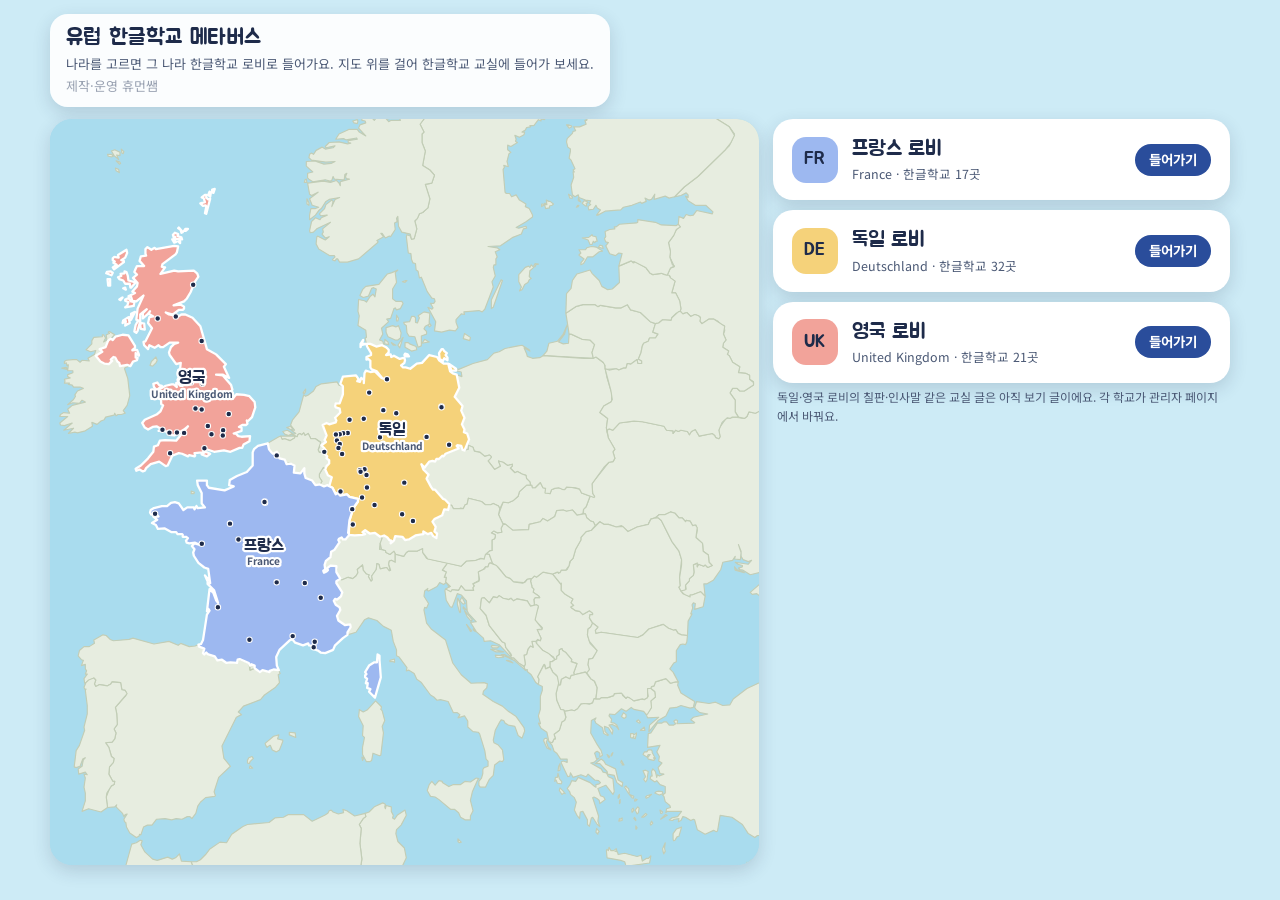
<file: index.html>
<!doctype html>
<html lang="ko">
<head>
<meta charset="utf-8">
<meta name="viewport" content="width=device-width,initial-scale=1,viewport-fit=cover">
<meta name="color-scheme" content="light">
<title>유럽 한글학교 메타버스</title>
<meta name="description" content="프랑스 · 독일 · 영국 한글학교 70곳이 한 지도에. 나라를 고르고 지도 위를 걸어 우리 한글학교 교실에 들어가요. 제작 · 운영 휴먼쌤">
<!-- 링크 미리보기(2026-11-18 휴먼쌤 "유럽 한글학교 메타버스 썸네일 노출이 안돼"). 그림 og/og-eu.png(1200×630) -->
<meta property="og:type" content="website">
<meta property="og:site_name" content="유럽 한글학교 메타버스">
<meta property="og:locale" content="ko_KR">
<meta property="og:title" content="유럽 한글학교 메타버스">
<meta property="og:description" content="프랑스 · 독일 · 영국 한글학교 70곳이 한 지도에. 나라를 고르고 지도 위를 걸어 우리 한글학교 교실에 들어가요. 제작 · 운영 휴먼쌤">
<meta property="og:url" content="https://hangeulworld.human-teacher.com/">
<meta property="og:image" content="https://hangeulworld.human-teacher.com/og/og-eu.png">
<meta property="og:image:width" content="1200">
<meta property="og:image:height" content="630">
<meta property="og:image:alt" content="유럽 한글학교 메타버스">
<meta name="twitter:card" content="summary_large_image">
<link rel="preconnect" href="https://fonts.googleapis.com">
<link rel="stylesheet" href="https://fonts.googleapis.com/css2?family=Jua&family=Noto+Sans+KR:wght@400;500;700;900&display=swap">
<style>
/* 유럽 한글학교 메타버스 입구 (2026-10-31, XR개발부 — A안). 유럽 지도에서 나라를 고르면 그 나라 한글학교 로비로 간다.
   지도 좌표: europe-map.js(tools/make_map.py eu, Natural Earth) / 나라·학교 점·글: eu.config.js(유럽로비\tools\make_country_config.py가 만듦).
   로비와 같은 한낮의 지도 색(하늘·바다·연한 땅)에 고를 수 있는 세 나라만 진한 색. 나라를 더할 때는 eu.config.js에 한 줄. */
:root{
  --ink:#1E2B4A; --ink-2:#4A5874; --paper:#FFFFFF; --glass:rgba(255,255,255,.92); --soft:#F1F5FB;
  --sky:#CDEBF6; --sea:#A9DCEE; --land:#E7EDE0; --land-line:#C2CDB6; --blue:#2A4D9B; --red:#E0483E;
  --font-display:'Jua','Noto Sans KR',system-ui,sans-serif;
  --font-body:'Noto Sans KR',system-ui,-apple-system,'Apple SD Gothic Neo','Malgun Gothic',sans-serif;
  --shadow:0 6px 18px rgba(30,43,74,.16);
  color-scheme:light;
}
*{box-sizing:border-box}
html,body{margin:0;min-height:100%;background:var(--sky);color:var(--ink);font-family:var(--font-body);-webkit-tap-highlight-color:transparent}
body{padding:calc(env(safe-area-inset-top,0px) + 14px) 16px calc(env(safe-area-inset-bottom,0px) + 20px)}
.wrap{max-width:1180px;margin:0 auto}
header{display:flex;align-items:flex-start;justify-content:space-between;gap:12px;margin-bottom:12px}
.chip{background:var(--glass);border-radius:18px;padding:10px 16px 11px;box-shadow:var(--shadow);min-width:0}
h1{margin:0;font-family:var(--font-display);font-weight:400;font-size:22px;line-height:1.25;letter-spacing:.2px}
.chip p{margin:3px 0 0;font-size:13px;color:var(--ink-2);line-height:1.45}
.credit{font-size:10.5px;opacity:.55;margin-top:4px!important}
.grid{display:grid;grid-template-columns:1fr;gap:14px}
@media (min-width:900px){.grid{grid-template-columns:minmax(0,1.55fr) minmax(300px,1fr);align-items:start}}
.mapbox{position:relative;background:var(--sea);border-radius:22px;overflow:hidden;box-shadow:var(--shadow)}
.mapbox svg{display:block;width:100%;height:auto;touch-action:manipulation}
.land{fill:var(--land);stroke:var(--land-line);stroke-width:.18;stroke-linejoin:round}
.pick{stroke:#FFFFFF;stroke-width:.35;stroke-linejoin:round;cursor:pointer;transition:filter .2s}
.pick:hover,.pick.on{filter:brightness(1.06) saturate(1.15)}
.dot{fill:var(--ink);stroke:#FFFFFF;stroke-width:.16;pointer-events:none}
.lbl{font-family:var(--font-display);font-size:2.6px;fill:var(--ink);paint-order:stroke;stroke:#FFFFFF;stroke-width:.7;stroke-linejoin:round;text-anchor:middle;pointer-events:none}
.lbl .n{font-family:var(--font-body);font-weight:700;font-size:1.55px;fill:var(--ink-2)}
.cards{display:flex;flex-direction:column;gap:10px}
.card{display:flex;align-items:center;gap:14px;background:var(--paper);border-radius:20px;padding:14px 16px;box-shadow:var(--shadow);text-decoration:none;color:var(--ink);border:3px solid transparent;transition:transform .15s,border-color .15s}
.card:hover,.card.on{transform:translateY(-2px);border-color:var(--c)}
.card:focus-visible{outline:3px solid var(--red);outline-offset:2px}
.sw{flex:0 0 auto;width:46px;height:46px;border-radius:14px;background:var(--c);display:grid;place-items:center;font-family:var(--font-display);font-size:18px;color:var(--ink)}
.card .t{flex:1;min-width:0}
.card .nm{display:block;font-family:var(--font-display);font-size:21px;line-height:1.2}
.card .sub{display:block;font-size:12.5px;color:var(--ink-2);margin-top:3px}
.card .cnt{white-space:nowrap}
.card .tag{display:inline-block;font-size:11px;font-weight:700;color:var(--red);border:1px solid currentColor;border-radius:999px;padding:0 7px;margin-right:6px;line-height:17px}
.go{flex:0 0 auto;border-radius:999px;padding:9px 14px;font:700 13.5px/1 var(--font-body);background:var(--blue);color:#fff;white-space:nowrap}
.note{margin:4px 4px 0;font-size:12px;line-height:1.6;color:var(--ink-2)}
.loading{padding:40px 16px;text-align:center;font-family:var(--font-display);font-size:18px}
@media (prefers-reduced-motion:reduce){.card,.pick{transition:none}.card:hover,.card.on{transform:none}}
  .lastgo { display: block; position: relative; z-index: 2; max-width: 520px; margin: 0 0 10px; text-decoration: none; color: inherit; background: #fff; border: 2px solid var(--c, #9DB8F0); border-left-width: 10px; border-radius: 16px; padding: 10px 14px; margin-bottom: 10px; box-shadow: 0 4px 12px rgba(40,60,90,.12); }
  .lastgo small { display: block; font-size: 12px; opacity: .7; }
  .lastgo b { display: block; font-size: 17px; margin-top: 2px; }
  .lastgo b::after { content: ' →'; }
</style>
</head>
<body>
<div class="wrap">
  <header><div class="chip"><h1 id="title">유럽 한글학교 메타버스</h1><p id="sub"></p><p class="credit">제작·운영 휴먼쌤</p></div></header>
  <div class="grid">
    <div class="mapbox"><svg id="map" role="img" aria-labelledby="mapTitle"><title id="mapTitle">유럽 지도</title></svg></div>
    <div><nav id="cards" class="cards" aria-label="나라 고르기"><div class="loading">지도를 펼치는 중</div></nav><p id="note" class="note"></p></div>
  </div>
</div>
<script src="eu/europe-map.js" charset="utf-8"></script>
<script src="eu/eu.config.js" charset="utf-8"></script>
<script>
/* 2026-11-17 로비 합치기 시안: 대표 주소 = 유럽 입구, 프랑스 로비는 fr/.
   ① 예전 프랑스 로비 주소에 붙던 값(?room= · ?mp= · #bots 등)으로 들어오면 그대로 fr/로 넘긴다(시험 · 행사 링크가 끊기지 않게)
   ② 나라 로비 주소를 이 페이지 기준으로 ③ 지난번에 들어간 로비를 이 기기에 기억해 맨 위에 '바로 들어가기' */
(() => {
  const q = new URLSearchParams(location.search);
  if (['room', 'mp', 'bots', 'test', 'fps', 'api'].some(k => q.has(k)) || /bots|fps|test/.test(location.hash)) { location.replace('fr/' + location.search + location.hash); return; }
  const HREF = { fr: 'fr/', de: 'de/', uk: 'uk/' };
  for (const c of (window.EU_CONFIG || {}).countries || []) if (HREF[c.id]) c.href = HREF[c.id];
})();
</script>
<script>
(function () {
  'use strict';
  const M = window.EUROPE_MAP, C = window.EU_CONFIG;
  const $ = id => document.getElementById(id);
  const NS = 'http://www.w3.org/2000/svg';
  if (!M || !C) { $('cards').textContent = '지도를 불러오지 못했어요. 새로 고침해 주세요.'; return; }
  const toXZ = (lon, lat) => [(lon - M.lon0) * M.k * M.s, -(lat - M.lat0) * M.s];
  const el = (tag, attrs, parent) => { const e = document.createElementNS(NS, tag); for (const k in attrs) e.setAttribute(k, attrs[k]); if (parent) parent.appendChild(e); return e; };
  const pathOf = rings => rings.map(r => { let d = ''; for (let i = 0; i < r.length; i += 2) d += (i ? 'L' : 'M') + r[i] + ' ' + r[i + 1]; return d + 'Z'; }).join('');

  document.title = C.title;
  $('title').textContent = C.title;
  $('sub').textContent = C.sub || '';
  $('note').textContent = C.note || '';

  // 보이는 범위(경도·위도) → viewBox. 폰(좁은 화면)은 고를 수 있는 나라 쪽으로 좁혀 크게 보인다
  const svg = $('map');
  const narrow = matchMedia('(max-width: 599px)');
  function setView() {
    const v = (narrow.matches && C.viewNarrow) || C.view || { lon: [-11, 33], lat: [35, 63.5] };
    const [x0, z0] = toXZ(v.lon[0], v.lat[1]), [x1, z1] = toXZ(v.lon[1], v.lat[0]);
    svg.setAttribute('viewBox', [x0, z0, x1 - x0, z1 - z0].map(n => n.toFixed(1)).join(' '));
  }
  setView();
  if (narrow.addEventListener) narrow.addEventListener('change', setView);
  const [bx0, bz0, bx1, bz1] = M.box;
  el('rect', { x: bx0, y: bz0, width: bx1 - bx0, height: bz1 - bz0, fill: 'var(--sea)' }, svg);

  const byIso = {};
  for (const c of C.countries) byIso[c.iso] = c;
  const gLand = el('g', {}, svg), gPick = el('g', {}, svg), gDot = el('g', {}, svg), gLbl = el('g', {}, svg);
  const paths = {};
  for (const c of M.countries) {
    const pc = byIso[c.c];
    const p = el('path', { d: pathOf(c.r), class: pc ? 'pick' : 'land' }, pc ? gPick : gLand);
    if (pc) { p.setAttribute('fill', pc.color); paths[pc.id] = p; }
  }
  const cards = $('cards');
  cards.textContent = '';
  const LAST = 'hangeulworld-last';
  const remember = c => { try { localStorage.setItem(LAST, c.id); } catch (e) {} };
  const go = c => { remember(c); location.href = c.href; };
  const hi = (c, on) => { if (paths[c.id]) paths[c.id].classList.toggle('on', on); if (c.card) c.card.classList.toggle('on', on); };
  for (const c of C.countries) {
    for (const [lon, lat] of c.schools || []) { const [x, z] = toXZ(lon, lat); el('circle', { cx: x.toFixed(2), cy: z.toFixed(2), r: 0.42, class: 'dot' }, gDot); }
    const [lx, lz] = toXZ(c.label.lon, c.label.lat);
    const t = el('text', { x: lx.toFixed(1), y: lz.toFixed(1), class: 'lbl' }, gLbl);
    t.textContent = c.ko;
    const n = el('tspan', { x: lx.toFixed(1), dy: '2.2', class: 'n' }, t);
    n.textContent = c.local;
    if (paths[c.id]) {
      paths[c.id].addEventListener('click', () => go(c));
      paths[c.id].addEventListener('mouseenter', () => hi(c, true));
      paths[c.id].addEventListener('mouseleave', () => hi(c, false));
      const tt = el('title', {}, paths[c.id]); tt.textContent = c.ko + ' 한글학교 로비로';
    }
    const a = document.createElement('a');
    a.className = 'card'; a.href = c.href; a.style.setProperty('--c', c.color);
    a.innerHTML = '<span class="sw"></span><span class="t"><span class="nm"></span><span class="sub"></span></span><span class="go"></span>';
    a.querySelector('.sw').textContent = c.flagText || c.ko.slice(0, 1);
    a.querySelector('.nm').textContent = c.ko + ' 로비';
    a.querySelector('.sub').textContent = c.local + ' · ';
    const cnt = document.createElement('span'); cnt.className = 'cnt'; cnt.textContent = '한글학교 ' + (c.schools || []).length + '곳';
    a.querySelector('.sub').appendChild(cnt);
    if (c.tag) { const s = document.createElement('span'); s.className = 'tag'; s.textContent = c.tag; a.querySelector('.sub').prepend(s); }
    a.querySelector('.go').textContent = '들어가기';
    a.addEventListener('mouseenter', () => hi(c, true));
    a.addEventListener('mouseleave', () => hi(c, false));
    a.addEventListener('focus', () => hi(c, true));
    a.addEventListener('blur', () => hi(c, false));
    a.addEventListener('click', () => remember(c));
    c.card = a;
    cards.appendChild(a);
  }
  /* 지난번에 들어간 로비 — 맨 위에 한 줄(처음 온 기기에는 없음) */
  let last = null; try { last = localStorage.getItem(LAST); } catch (e) {}
  const lc = C.countries.find(c => c.id === last);
  if (lc) { const b = document.createElement('a'); b.className = 'lastgo'; b.href = lc.href; b.style.setProperty('--c', lc.color);
    const s1 = document.createElement('small'); s1.textContent = '지난번에 들어간 곳 · Dernière visite';
    const s2 = document.createElement('b'); s2.textContent = lc.ko + ' 로비 바로 들어가기';
    b.append(s1, s2); document.querySelector('header').after(b); }
})();
</script>
</body>
</html>
</file>
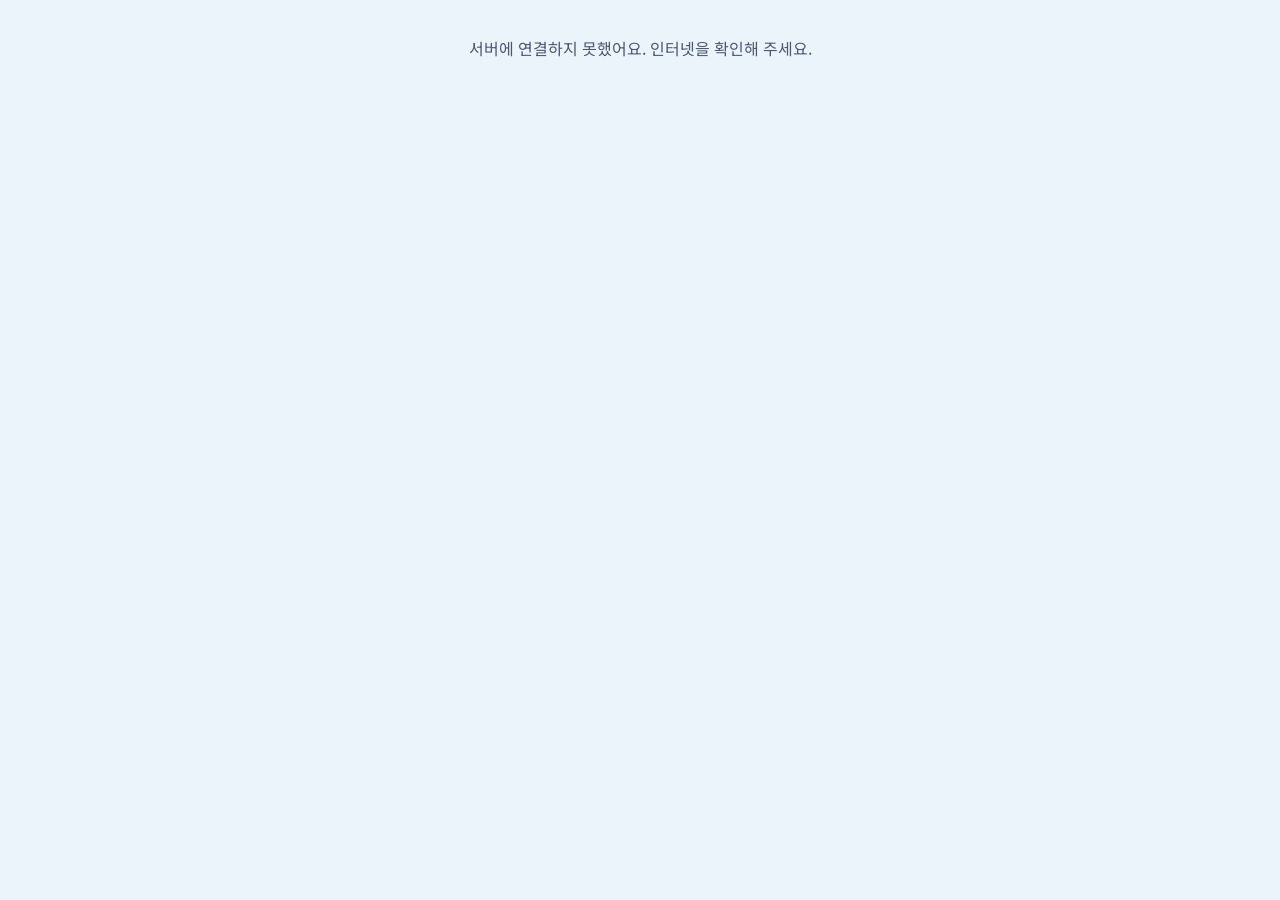
<file: admin/index.html>
<!doctype html>
<html lang="ko">
<head>
<meta charset="utf-8">
<meta name="viewport" content="width=device-width,initial-scale=1,viewport-fit=cover">
<meta name="robots" content="noindex,nofollow">
<meta name="color-scheme" content="light">
<title>로비 관리</title>
<link rel="preconnect" href="https://fonts.googleapis.com">
<link rel="stylesheet" href="https://fonts.googleapis.com/css2?family=Jua&family=Noto+Sans+KR:wght@400;500;700;900&display=swap">
<link rel="stylesheet" href="admin.css?v=20261118a">
</head>
<body>
<!-- 한글학교 로비 관리자 페이지 (2026-10-06 프랑스, 2026-10-31 ?map=de 독일·?map=uk 영국, XR개발부). 내용은 Cloudflare 저장소(/api/*)에 두고, 로비가 열릴 때 읽어 간다. 제목은 그 나라 로비 설정에서 바꿔 쓴다. -->
<header class="top" id="top" hidden>
  <div class="brand"><b>프랑스 한글학교 로비</b><span>관리</span></div>
  <div class="who"><label id="realmPick" class="realm" hidden>나라<select id="realmSel"><option value="fr">프랑스</option><option value="de">독일</option><option value="uk">영국</option></select></label><span id="whoName"></span>
    <button id="btnUsers" class="ghost" type="button" hidden>계정</button>
    <button id="btnPw" class="ghost" type="button">비밀번호</button>
    <button id="btnOut" class="ghost" type="button">로그아웃</button>
  </div>
</header>

<main class="wrap">
  <section id="boot" class="panel center"><p class="muted">불러오는 중…</p></section>

  <!-- 로그인 -->
  <section id="login" class="panel narrow" hidden>
    <h1>관리자 로그인</h1>
    <form id="loginForm" autocomplete="on">
      <label>아이디<input id="loginUser" name="username" autocomplete="username" autocapitalize="none" spellcheck="false" required></label>
      <label>비밀번호<input id="loginPw" name="password" type="password" autocomplete="current-password" required></label>
      <button class="btn primary wide" type="submit" id="loginGo">로그인</button>
      <p class="err" id="loginErr" hidden></p>
    </form>
    <p class="muted small"><a href="#" id="toSetup">설정 코드가 있어요(처음 설정·비밀번호 다시 정하기)</a></p>
  </section>

  <!-- 처음 설정 -->
  <section id="setup" class="panel narrow" hidden>
    <h1>처음 설정</h1>
    <p class="muted">받은 1회용 설정 코드를 넣고, 앞으로 쓸 관리자 아이디와 비밀번호를 정해 주세요. 코드는 한 번만 쓸 수 있어요.</p>
    <form id="setupForm" autocomplete="off">
      <label>설정 코드<input id="setupCode" autocapitalize="characters" spellcheck="false" placeholder="XXXXX-XXXXX-XXXXX-XXXXX" required></label>
      <label>관리자 아이디<input id="setupUser" name="username" autocomplete="username" autocapitalize="none" spellcheck="false" placeholder="2~20자: 영문·숫자·한글" required></label>
      <label>비밀번호<input id="setupPw" type="password" autocomplete="new-password" placeholder="8자 이상" required></label>
      <label>비밀번호 확인<input id="setupPw2" type="password" autocomplete="new-password" required></label>
      <button class="btn primary wide" type="submit" id="setupGo">관리자 만들기</button>
      <p class="err" id="setupErr" hidden></p>
    </form>
    <p class="muted small"><a href="#" id="toLogin">로그인 화면으로</a></p>
  </section>

  <!-- 내용 고치기 -->
  <section id="main" hidden>
    <div class="bar">
      <label class="pick">학교<select id="school"></select></label>
      <a id="viewLobby" class="ghost link" href="../fr/" target="_blank" rel="noopener">로비에서 보기</a>
    </div>
    <p class="muted small" id="lastSaved"></p>

    <div class="card">
      <h2>학교 정보</h2>
      <label>홈페이지 주소<input id="fWeb" inputmode="url" autocapitalize="none" spellcheck="false" placeholder="https://"></label>
      <p class="hint">로비의 학교 카드와 교실 책에 '홈페이지' 버튼으로 나와요. 비우면 기본 주소가 나와요.</p>
    </div>

    <div id="noRoom" class="card soft" hidden>
      <h2>교실</h2>
      <p class="muted">이 학교 교실은 아직 없어요. 교실이 생기면 여기서 사진·영상·글을 넣을 수 있어요.</p>
    </div>

    <div id="roomForm" hidden>
      <div class="card">
        <h2>칠판과 인사</h2>
        <label>칠판 제목<input id="fBoardTitle" maxlength="40"></label>
        <label>칠판 한 줄<input id="fBoardLine" maxlength="60"></label>
        <label>들어올 때 인사<input id="fWelcome" maxlength="120"></label>
      </div>
      <div class="card">
        <h2>교장 선생님</h2>
        <label>호칭(이름표)<input id="fPrName" maxlength="20"></label>
        <label>말 걸면 하는 인사<span class="sub">한 줄에 한 마디, 8줄까지</span><textarea id="fPrLines" rows="4"></textarea></label>
      </div>
      <div class="card">
        <h2>교장 선생님 퀴즈</h2>
        <p class="hint">인사가 끝나면 교장 선생님이 이 퀴즈를 내요. 처음에는 모든 학교에 같은 기본 퀴즈 3문제가 들어 있어요. 고치거나 빼고 더해서 우리 학교 퀴즈로 바꿔 주세요. 문제 5개까지, 보기는 2~4개이고 정답 보기 앞의 동그라미를 눌러요. 문제를 모두 빼고 저장하면 기본 퀴즈로 돌아가요.</p>
        <div id="quiz" class="quiz"></div>
        <button id="addQuiz" class="ghost" type="button">문제 더하기</button>
      </div>
      <div class="card">
        <h2>책</h2>
        <label>제목<input id="fBookTitle" maxlength="40"></label>
        <label>부제<input id="fBookSub" maxlength="60"></label>
        <label>본문<span class="sub">빈 줄로 문단을 나눠요</span><textarea id="fBookText" rows="8" maxlength="4000"></textarea></label>
        <div class="lab">링크<span class="sub">책 본문 아래 '더 알아보기' 버튼으로 나와요(학교 카페·블로그·신청서 등). 8개까지</span></div>
        <div id="links" class="links"></div>
        <button id="addLink" class="ghost" type="button">링크 더하기</button>
      </div>
      <div class="card">
        <h2>사진첩</h2>
        <label>제목<input id="fAlbumTitle" maxlength="60"></label>
        <div id="photos" class="photos"></div>
        <div class="row">
          <label class="btn primary file">사진 올리기<input id="fFiles" type="file" accept="image/*" multiple hidden></label>
          <span id="upStatus" class="muted small"></span>
        </div>
        <p class="hint">사진은 폰에서 1600픽셀로 줄이고 위치 정보를 지운 뒤 올라가요. 올린 사진은 로비를 여는 누구나 볼 수 있어요. 한 학교에 60장까지.</p>
      </div>
      <div class="card">
        <h2>TV 영상</h2>
        <label>제목<input id="fTvTitle" maxlength="60"></label>
        <label>유튜브 주소<input id="fTvUrl" inputmode="url" autocapitalize="none" spellcheck="false" placeholder="https://youtu.be/…"></label>
        <div id="tvCheck" class="tvcheck" hidden><img id="tvThumb" alt=""><span id="tvMsg"></span></div>
      </div>
      <div class="card">
        <h2>게시판</h2>
        <label>게시판 주소<input id="fBbsUrl" inputmode="url" autocapitalize="none" spellcheck="false" placeholder="https://"></label>
        <p class="hint">교실 왼쪽 아래 게시판을 누르면 이 주소가 새 창으로 열려요(학교 카페·패들렛·밴드 등). 비우면 '아직 게시판 주소가 없어요'가 나와요.</p>
      </div>
      <p class="hint center">칸을 비우고 저장하면 처음 들어 있던 기본 글이 나와요.</p>
    </div>
  </section>

  <!-- 계정 관리(관리자만) -->
  <section id="users" class="panel" hidden>
    <div class="bar"><h1>계정</h1><button id="usersBack" class="ghost" type="button">돌아가기</button></div>
    <div id="userList" class="userlist"></div>
    <div class="card">
      <h2>학교 담당 계정 한꺼번에 만들기</h2>
      <p class="hint">학교마다 아이디는 학교 영문 이름(paris, opera …), 역할은 그 학교만 고치는 '학교 담당'이에요. 이미 있는 아이디는 건너뛰어요. 첫 비밀번호는 모두 같게 넣고, 각 학교에 알려 주세요.</p>
      <label>모든 학교의 첫 비밀번호<input id="bulkPw" type="text" autocapitalize="none" autocomplete="off" spellcheck="false" placeholder="8자 이상"></label>
      <div class="row"><button class="btn primary" type="button" id="bulkGo">없는 학교 계정 만들기</button><button class="ghost" type="button" id="bulkReset">있는 학교 계정도 이 비밀번호로</button></div>
      <p class="hint" id="bulkMsg" hidden></p>
      <p class="err" id="bulkErr" hidden></p>
    </div>
    <div class="card">
      <h2 id="userFormTitle">새 계정</h2>
      <form id="userForm" autocomplete="off">
        <label>아이디<input id="uName" autocapitalize="none" spellcheck="false" required></label>
        <label>비밀번호<span class="sub" id="uPwSub">8자 이상</span><input id="uPw" type="password" autocomplete="new-password"></label>
        <div class="radios">
          <label><input type="radio" name="uRole" value="editor" checked> 학교 담당(고른 학교만)</label>
          <label><input type="radio" name="uRole" value="admin"> 관리자(모든 학교·계정)</label>
        </div>
        <div id="uSchools" class="checks"></div>
        <div class="row"><button class="btn primary" type="submit" id="uGo">저장</button><button class="ghost" type="button" id="uReset">새로 쓰기</button></div>
        <p class="err" id="uErr" hidden></p>
      </form>
    </div>
  </section>

  <!-- 비밀번호 바꾸기 -->
  <section id="pw" class="panel narrow" hidden>
    <h1>비밀번호 바꾸기</h1>
    <form id="pwForm">
      <input type="text" autocomplete="username" id="pwUser" hidden>
      <label>지금 비밀번호<input id="pwOld" type="password" autocomplete="current-password" required></label>
      <label>새 비밀번호<input id="pwNew" type="password" autocomplete="new-password" placeholder="8자 이상" required></label>
      <label>새 비밀번호 확인<input id="pwNew2" type="password" autocomplete="new-password" required></label>
      <div class="row"><button class="btn primary" type="submit" id="pwGo">바꾸기</button><button class="ghost" type="button" id="pwBack">돌아가기</button></div>
      <p class="err" id="pwErr" hidden></p>
    </form>
  </section>
</main>

<div class="savebar" id="saveBar" hidden>
  <span id="saveState" class="muted small">고친 것이 없어요</span>
  <button id="btnSave" class="btn primary" type="button">저장하기</button>
</div>
<div id="toast" class="toast" hidden></div>
<script src="admin.js?v=20261118a" charset="utf-8"></script>
</body>
</html>
</file>
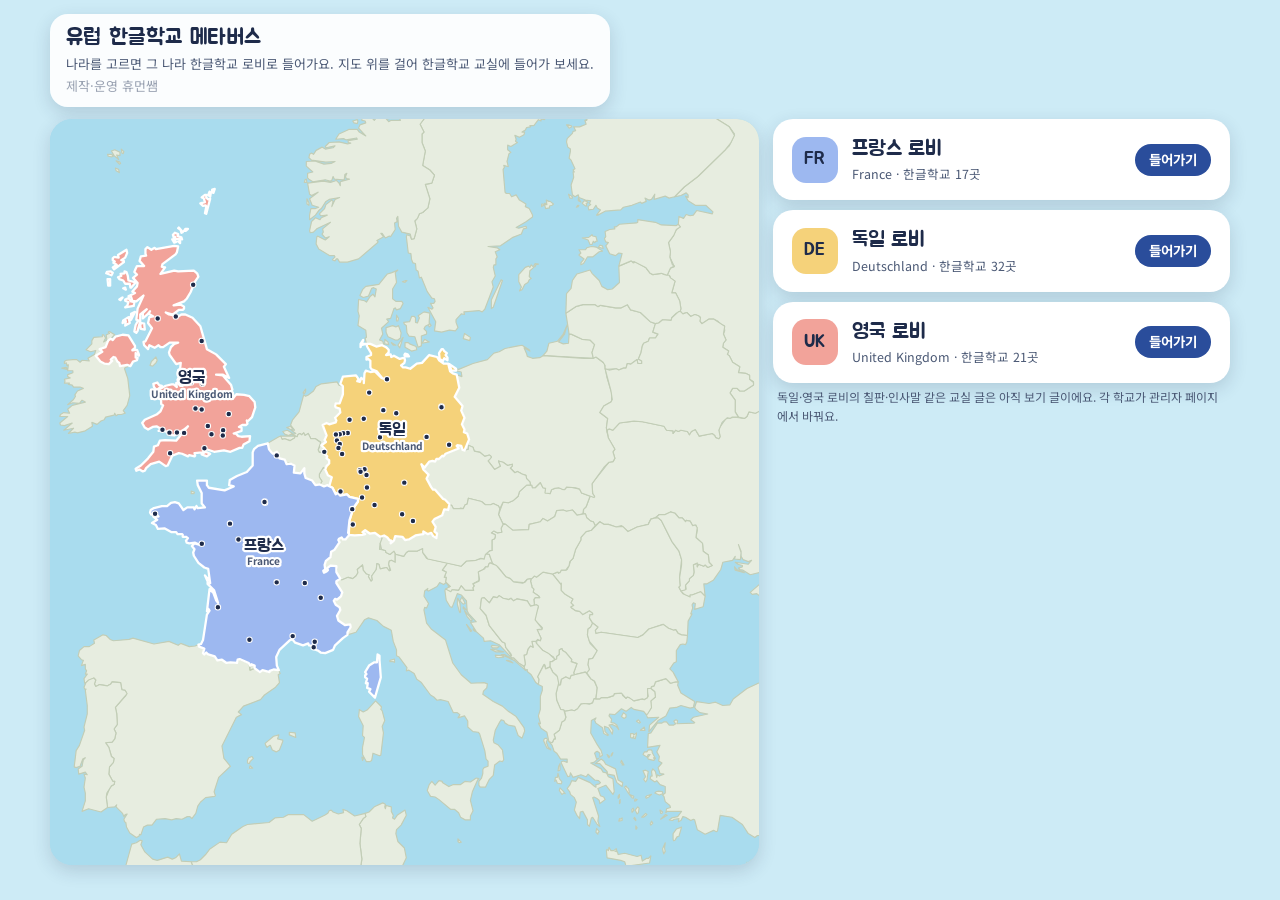
<file: eu/index.html>
<!doctype html>
<html lang="ko"><head><meta charset="utf-8"><meta name="robots" content="noindex">
<meta http-equiv="refresh" content="0; url=../">
<title>유럽 한글학교 메타버스</title>
<script>location.replace('../' + location.search + location.hash);</script>
</head><body><p>유럽 한글학교 메타버스로 옮겨 가요… <a href="../">바로 가기</a></p></body></html>
</file>
<file: admin/admin.css>
/* 프랑스 한글학교 로비 관리자 페이지 (2026-10-06, XR개발부) — 로비와 같은 색·글꼴, 폰 먼저 */
:root{
  --ink:#1E2B4A; --ink-2:#4A5874; --paper:#FFFFFF; --soft:#F1F5FB; --line:#DCE3EE;
  --blue:#2A4D9B; --red:#E0483E; --green:#2F8F5B; --sky:#CDEBF6; --cream:#FFF9EC;
  --font-display:'Jua','Noto Sans KR',system-ui,sans-serif;
  --font-body:'Noto Sans KR',system-ui,-apple-system,'Apple SD Gothic Neo','Malgun Gothic',sans-serif;
  --shadow:0 4px 16px rgba(30,43,74,.10);
}
*{box-sizing:border-box}
html,body{margin:0;background:#EAF4FA;color:var(--ink);font-family:var(--font-body);-webkit-text-size-adjust:100%}
body{padding-bottom:calc(env(safe-area-inset-bottom,0px) + 90px)}
[hidden]{display:none !important}
a{color:var(--blue)}
h1{font-family:var(--font-display);font-weight:400;font-size:26px;margin:0 0 14px}
h2{font-family:var(--font-display);font-weight:400;font-size:20px;margin:0 0 12px}
.top{position:sticky;top:0;z-index:5;display:flex;align-items:center;justify-content:space-between;gap:10px;flex-wrap:wrap;
  padding:10px 16px;background:rgba(255,255,255,.94);backdrop-filter:blur(6px);border-bottom:1px solid var(--line)}
.brand{display:flex;align-items:baseline;gap:8px;font-family:var(--font-display);font-size:18px}
.brand b{font-weight:400}
.brand span{font-size:14px;color:var(--paper);background:var(--blue);border-radius:999px;padding:2px 10px}
.who{display:flex;align-items:center;gap:6px;font-size:13px;color:var(--ink-2);flex-wrap:wrap}
.who #whoName{font-weight:700;color:var(--ink);margin-right:2px}
.wrap{max-width:760px;margin:0 auto;padding:16px}
.panel{padding:4px 0}
.panel.narrow{max-width:420px;margin:24px auto}
.center{text-align:center}
.muted{color:var(--ink-2)}
.small{font-size:13px}
.card{background:var(--paper);border-radius:18px;padding:18px 16px;margin:0 0 14px;box-shadow:var(--shadow)}
.card.soft{background:var(--soft);box-shadow:none}
label{display:block;font-size:14px;font-weight:700;margin:0 0 12px}
label .sub,.lab .sub{font-weight:400;color:var(--ink-2);font-size:12.5px;margin-left:6px}
.lab{font-size:14px;font-weight:700;margin:4px 0 8px}
input:not([type=radio]):not([type=checkbox]):not([type=file]),select,textarea{
  display:block;width:100%;margin-top:6px;font:16px/1.45 var(--font-body);color:var(--ink);background:#FAFCFF;
  border:1.5px solid var(--line);border-radius:12px;padding:10px 12px;outline:none}
textarea{resize:vertical;min-height:90px}
input:focus,select:focus,textarea:focus{border-color:var(--blue);background:#fff}
.hint{font-size:12.5px;line-height:1.55;color:var(--ink-2);margin:6px 0 0}
.hint.center{text-align:center;margin:4px 0 18px}
.err{color:var(--red);font-size:14px;font-weight:700;margin:10px 0 0}
.btn{appearance:none;border:0;border-radius:999px;padding:12px 20px;font:700 15px/1.1 var(--font-body);cursor:pointer;background:var(--soft);color:var(--ink);display:inline-flex;align-items:center;justify-content:center;gap:6px}
.btn.primary{background:var(--blue);color:#fff}
.btn.wide{width:100%;margin-top:4px}
.btn:disabled{opacity:.5;cursor:default}
.btn.file{margin:0}
.ghost{appearance:none;border:1.5px solid var(--line);background:#fff;color:var(--ink);border-radius:999px;padding:7px 12px;font:700 13px/1 var(--font-body);cursor:pointer;text-decoration:none;display:inline-flex;align-items:center}
.ghost.danger{color:var(--red);border-color:#F3C3BF}
.row{display:flex;align-items:center;gap:10px;flex-wrap:wrap;margin-top:10px}
.bar{display:flex;align-items:flex-end;justify-content:space-between;gap:10px;margin-bottom:6px}
.bar .pick{flex:1;min-width:0;margin:0}
select{max-width:100%;text-overflow:ellipsis}
.bar .link{margin-bottom:6px}
.bar h1{margin:0}
.photos{display:grid;grid-template-columns:repeat(auto-fill,minmax(128px,1fr));gap:10px;margin:4px 0 6px}
.ph{background:var(--soft);border-radius:14px;padding:8px;display:flex;flex-direction:column;gap:6px}
.ph img{width:100%;aspect-ratio:4/3;object-fit:cover;border-radius:10px;background:#dfe7f1}
.ph input{margin-top:0 !important;font-size:14px !important;padding:7px 9px !important}
.ph .ops{display:flex;gap:4px;justify-content:space-between}
.ph .ops button{flex:1;padding:6px 0;justify-content:center}
.empty{font-size:13px;color:var(--ink-2);background:var(--soft);border-radius:12px;padding:14px;text-align:center;grid-column:1/-1}
.tvcheck{display:flex;align-items:center;gap:10px;margin-top:-2px;font-size:13px}
.tvcheck img{width:96px;aspect-ratio:16/9;object-fit:cover;border-radius:8px;background:#000}
.tvcheck.bad{color:var(--red);font-weight:700}
.links{display:flex;flex-direction:column;gap:10px;margin-bottom:10px}
.lk{display:grid;grid-template-columns:1fr 1.6fr auto;gap:8px;align-items:center}
.lk input{margin-top:0 !important}
@media (max-width:520px){.lk{grid-template-columns:1fr auto}.lk .u{grid-column:1/2}.lk .x{grid-row:1/3;grid-column:2}}
.quiz{display:flex;flex-direction:column;gap:12px;margin-bottom:10px}
.qz{background:var(--soft);border-radius:14px;padding:12px}
.qz .qh{display:flex;align-items:center;justify-content:space-between;margin-bottom:6px}
.qz .qh b{font-size:14px}
.qz input{margin-top:6px !important}
.qc{display:flex;align-items:center;gap:8px}
.qc input[type=radio]{width:22px;height:22px;flex:none;margin:6px 0 0 !important;accent-color:var(--green)}
.qc.ok input:not([type=radio]){border-color:var(--green);background:#EEF8F1}
.radios label,.checks label{font-weight:500;display:flex;align-items:center;gap:8px;margin:0 0 8px}
.checks{display:grid;grid-template-columns:repeat(auto-fill,minmax(150px,1fr));gap:2px 10px;background:var(--soft);border-radius:12px;padding:12px;margin:4px 0 6px}
.userlist{display:flex;flex-direction:column;gap:8px;margin:10px 0 14px}
.urow{background:#fff;border-radius:14px;padding:12px 14px;box-shadow:var(--shadow);display:flex;align-items:center;gap:10px}
.urow .t{flex:1;min-width:0}
.urow b{font-size:15px}
.urow .r{font-size:12px;color:var(--ink-2);margin-top:2px;overflow-wrap:anywhere}
.tag{display:inline-block;font-size:11px;font-weight:700;border-radius:999px;padding:2px 8px;margin-left:6px;background:var(--soft);color:var(--blue)}
.tag.admin{background:var(--blue);color:#fff}
.savebar{position:fixed;left:0;right:0;bottom:0;z-index:6;display:flex;align-items:center;justify-content:space-between;gap:12px;
  padding:12px 16px calc(env(safe-area-inset-bottom,0px) + 12px);background:rgba(255,255,255,.96);border-top:1px solid var(--line);box-shadow:0 -6px 18px rgba(30,43,74,.08)}
.savebar.dirty #saveState{color:var(--red);font-weight:700}
.toast{position:fixed;left:50%;bottom:calc(env(safe-area-inset-bottom,0px) + 84px);transform:translateX(-50%);z-index:9;max-width:calc(100vw - 32px);
  background:var(--ink);color:#fff;border-radius:14px;padding:11px 16px;font-size:14px;box-shadow:0 10px 24px rgba(0,0,0,.2)}
.toast.bad{background:var(--red)}

/* 통합 관리자 나라 고르기(2026-11-18) */
.who .realm{display:inline-flex;align-items:center;gap:6px;margin:0 4px 0 0;font-size:13px}
.who .realm select{display:inline-block;width:auto;margin:0;padding:6px 30px 6px 12px;font-size:15px;font-weight:700;border-radius:999px;border-color:var(--blue);background:#EEF3FD}
</file>
